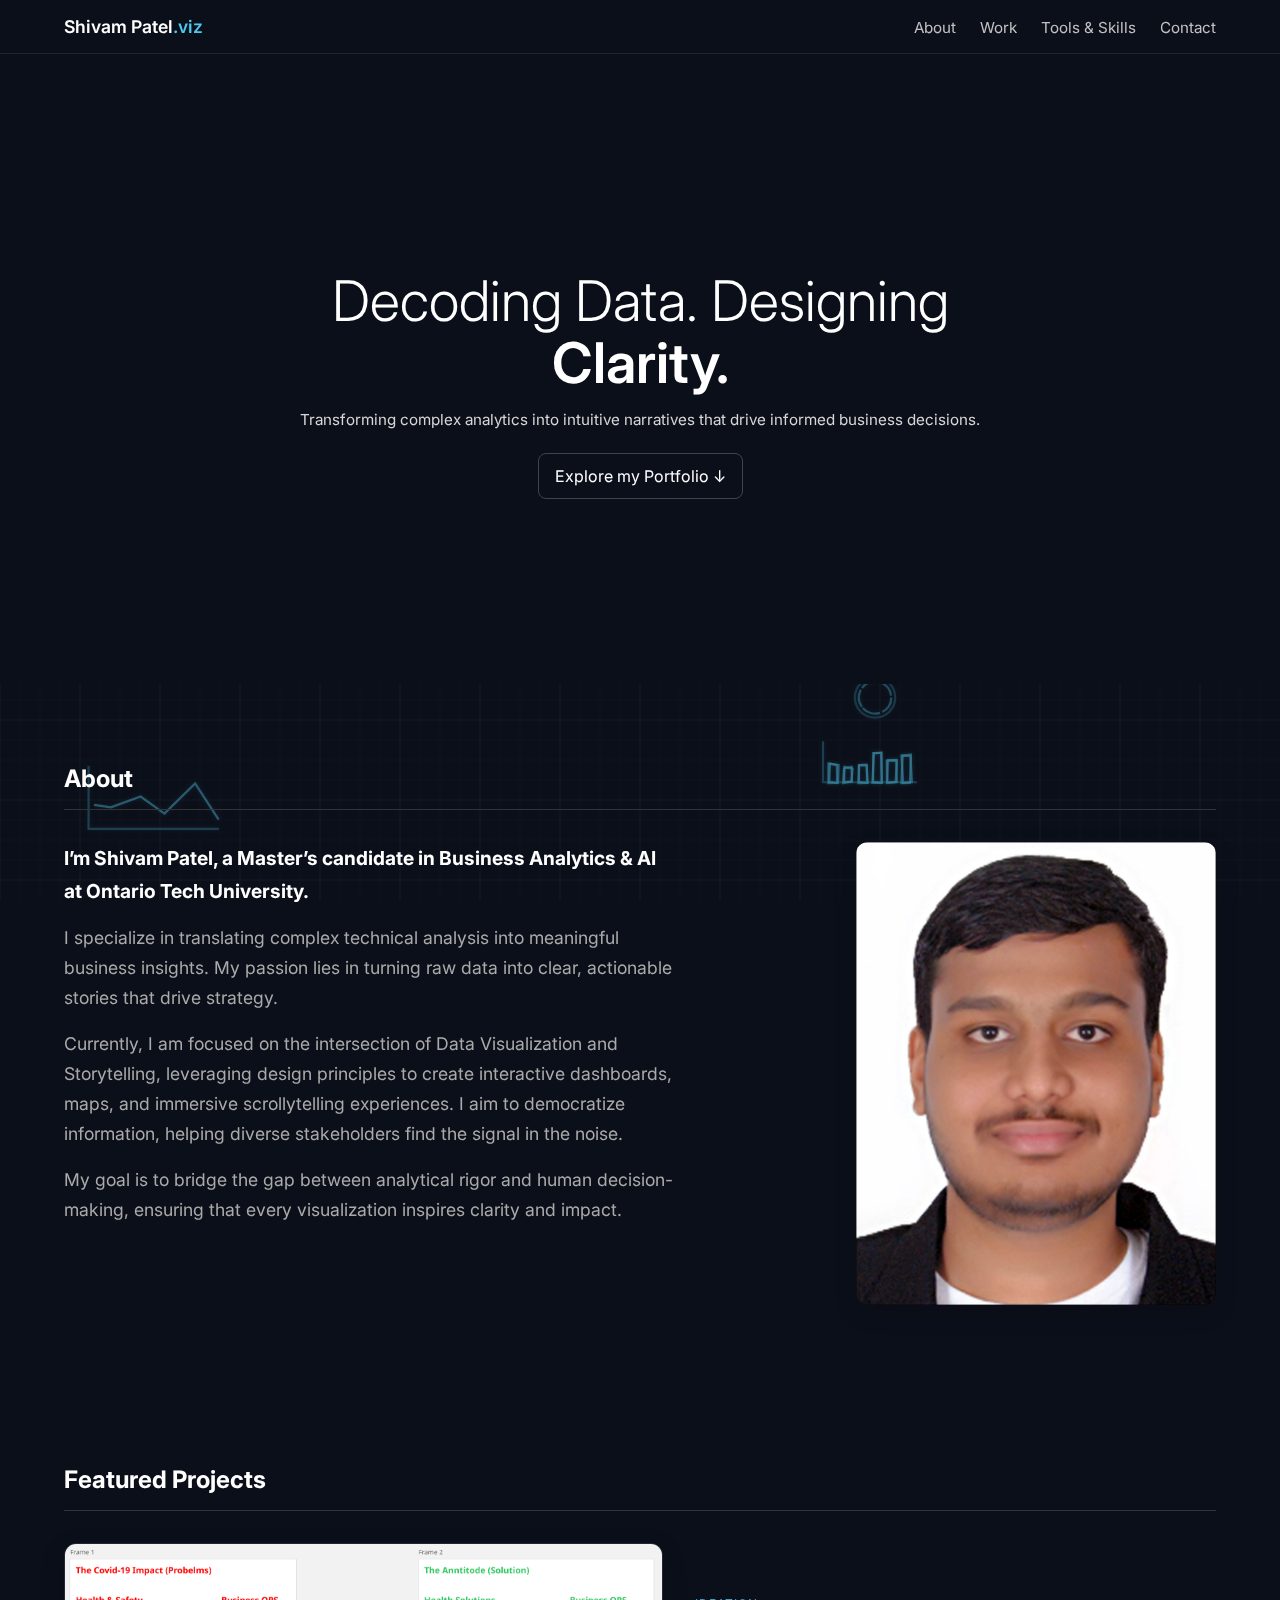
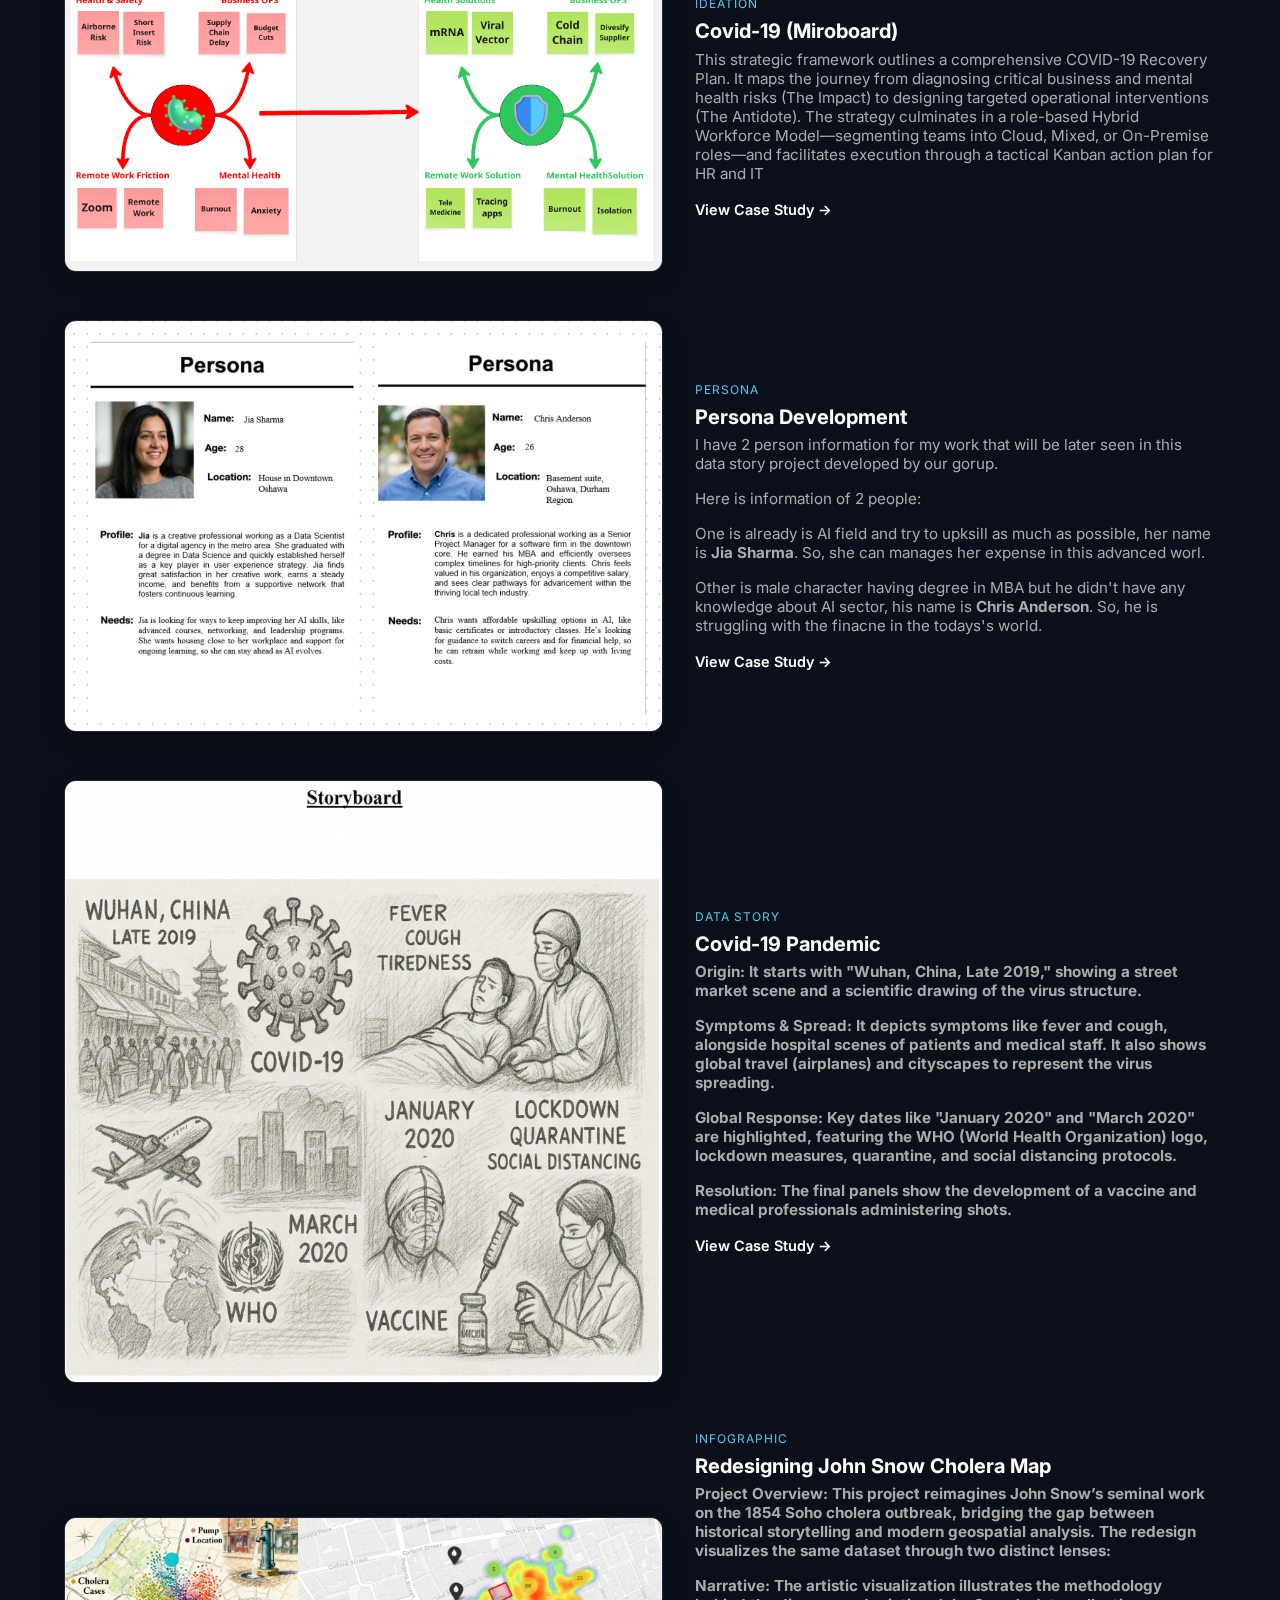
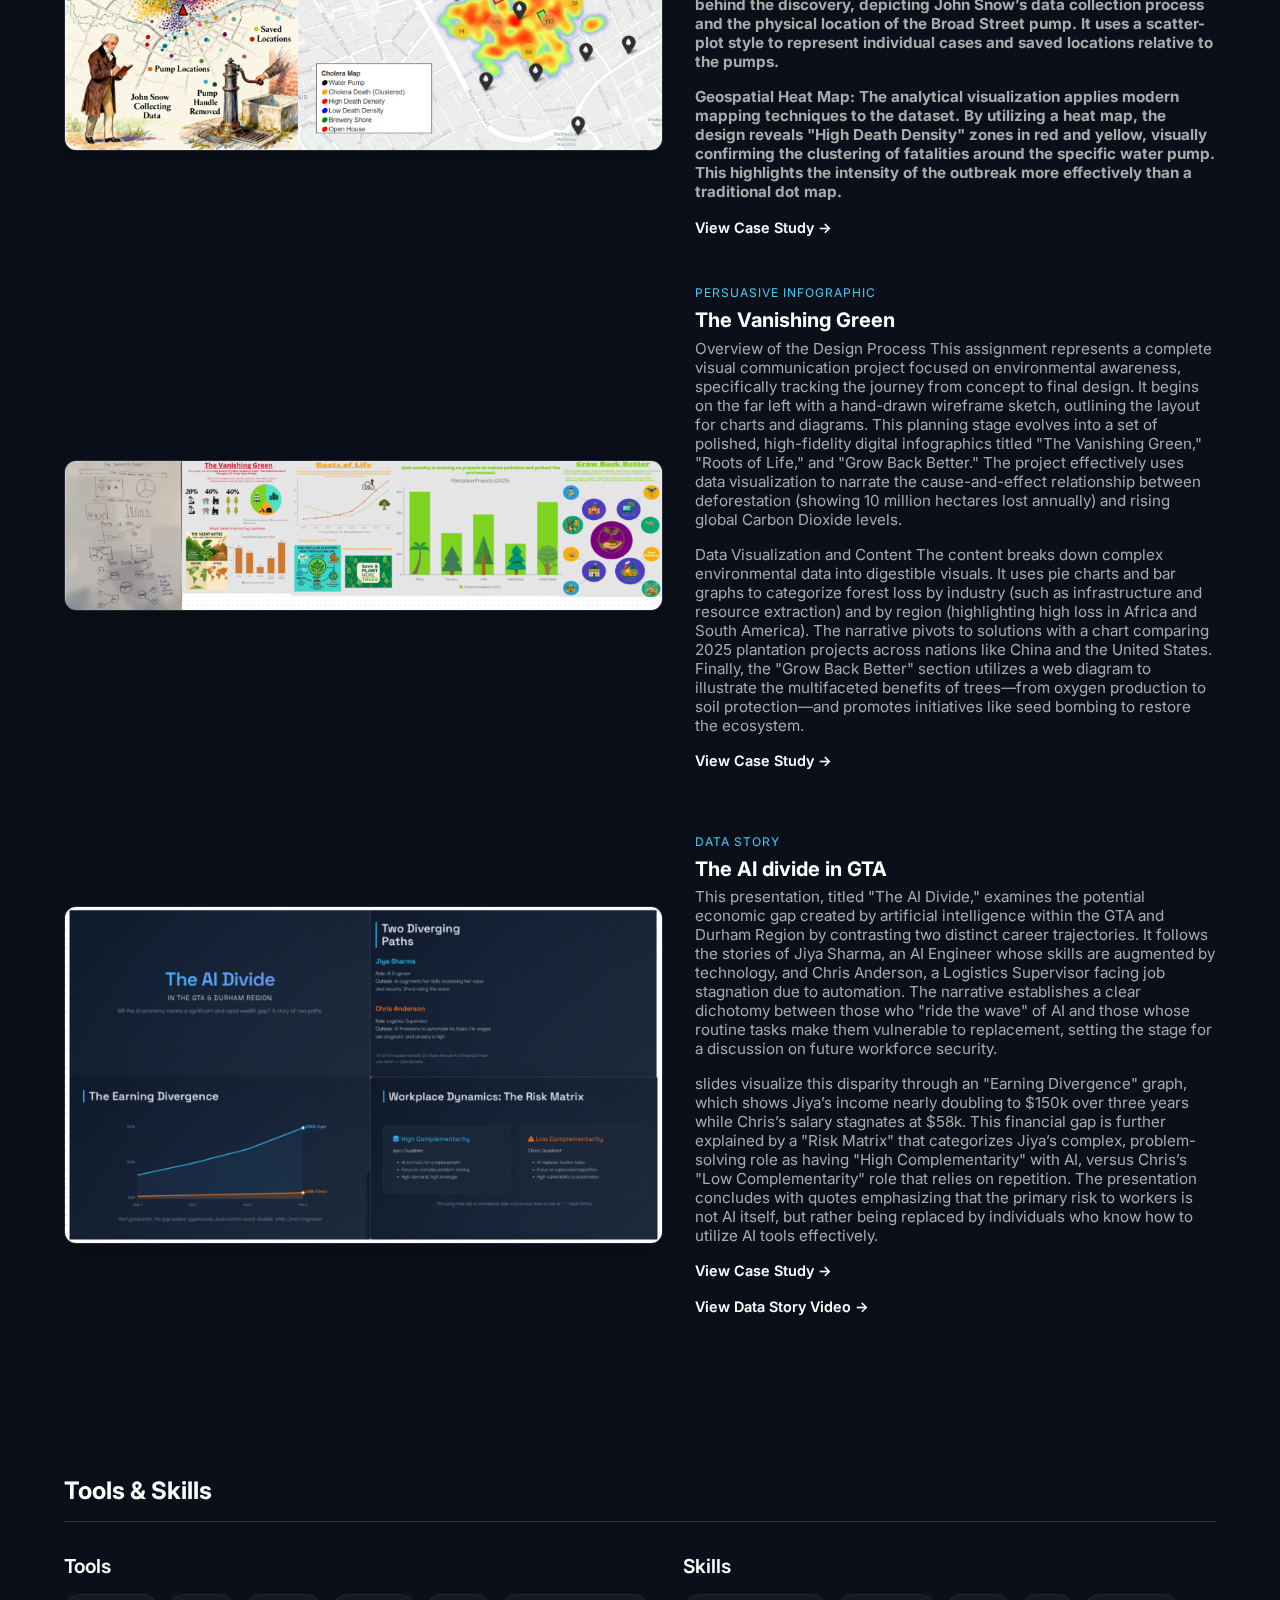
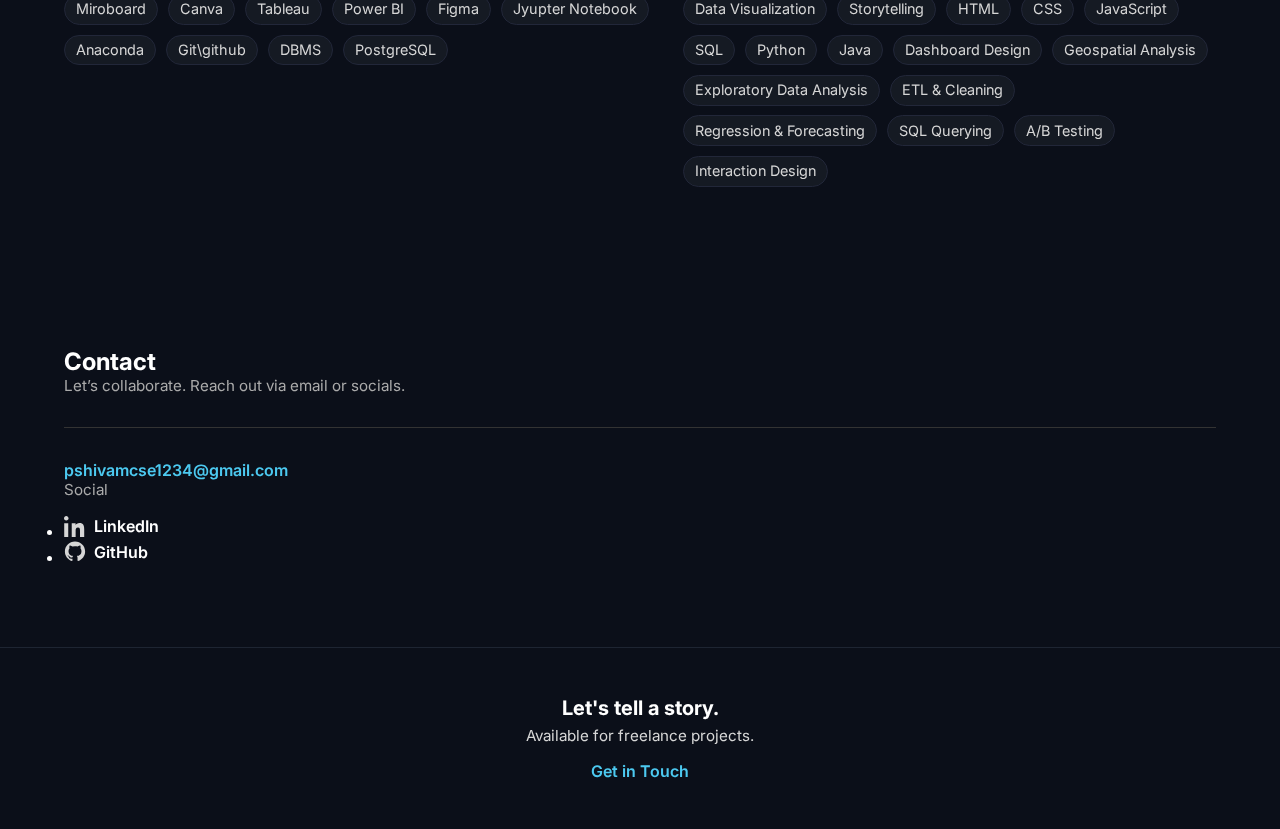
<file: index.html>
<!DOCTYPE html>
<html lang="en">
<head>
  <meta charset="UTF-8" />
  <meta name="viewport" content="width=device-width, initial-scale=1.0"/>
  <title>Shivam Patel | Data Visualization</title>
  <link rel="stylesheet" href="style.css" />
  <link rel="preconnect" href="https://fonts.googleapis.com">
  <link href="https://fonts.googleapis.com/css2?family=Inter:wght@300;400;600&display=swap" rel="stylesheet">
</head>
<body>
  <canvas id="bg-canvas" aria-hidden="true"></canvas>

  <nav class="top-nav">
    <div class="logo">Shivam Patel<span class="accent">.viz</span></div>
    <ul class="nav-links">
      <li><a href="#about">About</a></li>
      <li><a href="#work">Work</a></li>
      <li><a href="#skills">Tools & Skills</a></li>
      <li><a href="#contact">Contact</a></li>
    </ul>
  </nav>

  <header id="hero">
    <canvas id="hero-canvas"></canvas>
    <div class="hero-content">
      <h1>Decoding Data. Designing <br><span class="highlight">Clarity.</span></h1>
      <p>Transforming complex analytics into intuitive narratives that drive informed business decisions.</p>
      <a href="#about" class="btn">Explore my Portfolio ↓</a>
    </div>
  </header>

  

  <section id="about" class="about">
    <div class="section-header">
      <h2>About</h2>
    </div>
    <div class="about-grid">
      <div class="about-text">
        <p class="lead">I’m Shivam Patel, a Master’s candidate in Business Analytics & AI at Ontario Tech University.</p>
        <p>I specialize in translating complex technical analysis into meaningful business insights. My passion lies in turning raw data into clear, actionable stories that drive strategy.</p>
        <p>Currently, I am focused on the intersection of Data Visualization and Storytelling, leveraging design principles to create interactive dashboards, maps, and immersive scrollytelling experiences. I aim to democratize information, helping diverse stakeholders find the signal in the noise.</p>
        <p>My goal is to bridge the gap between analytical rigor and human decision-making, ensuring that every visualization inspires clarity and impact.</p>
      </div>
      <div class="about-photo">
        <img src="images\shivam.jpg" alt="Shivam Patel portrait">
      </div>
    </div>
  </section>

  <section id="work">
    <div class="section-header">
      <h2>Featured Projects</h2>
    </div>

    <div class="projects">
      <!-- Slide 1: image left, text right -->
      <article class="project-slide">
        <div class="slide-media">
          <img src="images/Miroboard.png" alt="Project 1 screenshot">
        </div>
        <div class="slide-content">
          <span class="tag">Ideation</span>
          <h3>Covid-19 (Miroboard)</h3>
          <p>This strategic framework outlines a comprehensive COVID-19 Recovery Plan. It maps the journey from diagnosing critical business and mental health risks (The Impact) to designing targeted operational interventions (The Antidote). The strategy culminates in a role-based Hybrid Workforce Model—segmenting teams into Cloud, Mixed, or On-Premise roles—and facilitates execution through a tactical Kanban action plan for HR and IT</p>
          <a href="https://miro.com/app/board/uXjVJgdJY7o=/" class="link-arrow">View Case Study →</a>
        </div>
      </article>

      <!-- Slide 2: image right, text left -->
      <article class="project-slide">
        <div class="slide-media">
          <img src="images/Persona.png" alt="Project 2">
        </div>
        <div class="slide-content">
          <span class="tag">Persona</span>
          <h3>Persona Development</h3>
          <p>I have 2 person information for my work that will be later seen in this data story project developed by our gorup.</p>
          <p>Here is information of 2 people:</p>
          <p>One is already is AI field and try to upksill as much as possible, her name is <b>Jia Sharma</b>. So, she can manages her expense in this advanced worl.</p>
          <p>Other is male character having degree in MBA but he didn't have any knowledge about AI sector, his name is <b> Chris Anderson</b>. So, he is struggling with the finacne in the todays's world.</p>
          <a href="documents/Persona.pptx" class="link-arrow">View Case Study →</a>
        </div>
      </article>

      <!-- Slide 3 -->
      <article class="project-slide">
        <div class="slide-media">
          <img src="images/Assignment-1.png" alt="Assignment-1 screenshot">
        </div>
        <div class="slide-content">
          <span class="tag">Data Story</span>
          <h3>Covid-19 Pandemic</h3>
          <b>
          <p>Origin: It starts with "Wuhan, China, Late 2019," showing a street market scene and a scientific drawing of the virus structure.</p>

          <p>Symptoms & Spread: It depicts symptoms like fever and cough, alongside hospital scenes of patients and medical staff. It also shows global travel (airplanes) and cityscapes to represent the virus spreading.</p>

          <p>Global Response: Key dates like "January 2020" and "March 2020" are highlighted, featuring the WHO (World Health Organization) logo, lockdown measures, quarantine, and social distancing protocols.</p>

          <p>Resolution: The final panels show the development of a vaccine and medical professionals administering shots.</p>
          <a href="documents/Assignment-1.pdf" class="link-arrow">View Case Study →</a>
          </b>
        </div>
      </article>

      <!-- Slide 4 -->
      <article class="project-slide">
        <div class="slide-media">
          <img src="images/Assignment-2.png" alt="Assignment-2 screenshot">
        </div>
        <div class="slide-content">
          <span class="tag">Infographic</span>
          <h3>Redesigning John Snow Cholera Map</h3>
          <b>
          <p>Project Overview: This project reimagines John Snow’s seminal work on the 1854 Soho cholera outbreak, bridging the gap between historical storytelling and modern geospatial analysis. The redesign visualizes the same dataset through two distinct lenses:</p>

          <p>Narrative: The artistic visualization illustrates the methodology behind the discovery, depicting John Snow’s data collection process and the physical location of the Broad Street pump. It uses a scatter-plot style to represent individual cases and saved locations relative to the pumps.</p>

          <p>Geospatial Heat Map: The analytical visualization applies modern mapping techniques to the dataset. By utilizing a heat map, the design reveals "High Death Density" zones in red and yellow, visually confirming the clustering of fatalities around the specific water pump. This highlights the intensity of the outbreak more effectively than a traditional dot map.</p>
          <a href="documents/Assignmnet-2/Assignmnet-2.html" class="link-arrow">View Case Study →</a>
          </b>
        </div>
      </article>

      <!-- Slide 5 -->
      <article class="project-slide">
        <div class="slide-media">
          <img src="images/Assignment-3.png" alt="Assignmnet-3 screenshot">
        </div>
        <div class="slide-content">
          <span class="tag">Persuasive Infographic</span>
          <h3>The Vanishing Green</h3>
          <p>Overview of the Design Process This assignment represents a complete visual communication project focused on environmental awareness, specifically tracking the journey from concept to final design. It begins on the far left with a hand-drawn wireframe sketch, outlining the layout for charts and diagrams. This planning stage evolves into a set of polished, high-fidelity digital infographics titled "The Vanishing Green," "Roots of Life," and "Grow Back Better." The project effectively uses data visualization to narrate the cause-and-effect relationship between deforestation (showing 10 million hectares lost annually) and rising global Carbon Dioxide levels.</p>

          <p>Data Visualization and Content The content breaks down complex environmental data into digestible visuals. It uses pie charts and bar graphs to categorize forest loss by industry (such as infrastructure and resource extraction) and by region (highlighting high loss in Africa and South America). The narrative pivots to solutions with a chart comparing 2025 plantation projects across nations like China and the United States. Finally, the "Grow Back Better" section utilizes a web diagram to illustrate the multifaceted benefits of trees—from oxygen production to soil protection—and promotes initiatives like seed bombing to restore the ecosystem.</p>
          <p><a href="documents/Assignment-3.pdf" class="link-arrow">View Case Study →</a></p>
        </div>
      </article>

      <!-- Slide 6 -->
      <article class="project-slide">
        <div class="slide-media">
          <img src="images/Assignment-4.png" alt="Assignmnet-4 screenshot">
        </div>
        <div class="slide-content">
          <span class="tag">Data Story</span>
          <h3>The AI divide in GTA</h3>
          <p>This presentation, titled "The AI Divide," examines the potential economic gap created by artificial intelligence within the GTA and Durham Region by contrasting two distinct career trajectories. It follows the stories of Jiya Sharma, an AI Engineer whose skills are augmented by technology, and Chris Anderson, a Logistics Supervisor facing job stagnation due to automation. The narrative establishes a clear dichotomy between those who "ride the wave" of AI and those whose routine tasks make them vulnerable to replacement, setting the stage for a discussion on future workforce security.</p>

          <p>slides visualize this disparity through an "Earning Divergence" graph, which shows Jiya’s income nearly doubling to $150k over three years while Chris’s salary stagnates at $58k. This financial gap is further explained by a "Risk Matrix" that categorizes Jiya’s complex, problem-solving role as having "High Complementarity" with AI, versus Chris’s "Low Complementarity" role that relies on repetition. The presentation concludes with quotes emphasizing that the primary risk to workers is not AI itself, but rather being replaced by individuals who know how to utilize AI tools effectively.</p>
          <p><a href="https://drive.google.com/drive/u/3/folders/1yAIUweAMzKs-yL6Jq5dG4_k5thdEKUpn" class="link-arrow">View Case Study →</a></p>
          <a href = "https://drive.google.com/file/d/1jja9T0N0NjJeUEXFGhw1_yM6s3f8RzDW/view?usp=sharing" class="link-arrow">View Data Story Video →</a>
        </div>
      </article>
    </div>
  </section>

  </section> <!-- end of #work -->

  <!-- Tools & Skills -->
  <section id="skills" class="skills">
    <div class="section-header">
      <h2>Tools & Skills</h2>
    </div>

    <div class="skills-grid">
      <!-- Tools -->
      <div class="skills-group">
        <h3 class="skills-title">Tools</h3>
        <ul class="badge-list">
          <li class="badge">Miroboard</li>
          <li class="badge">Canva</li>
          <li class="badge">Tableau</li>
          <li class="badge">Power BI</li>
          <li class="badge">Figma</li>
          <li class="badge">Jyupter Notebook</li>
          <li class="badge">Anaconda</li>
          <li class="badge">Git\github</li>
          <li class="badge">DBMS</li>
          <li class="badge">PostgreSQL</li>
        </ul>
      </div>

      <!-- Skills -->
      <div class="skills-group">
        <h3 class="skills-title">Skills</h3>
        <ul class="badge-list">
          <li class="badge">Data Visualization</li>
          <li class="badge">Storytelling</li>
          <li class="badge">HTML</li>
          <li class="badge">CSS</li>
          <li class="badge">JavaScript</li>
          <li class="badge">SQL</li>
          <li class="badge">Python</li>
          <li class="badge">Java</li>
          <li class="badge">Dashboard Design</li>
          <li class="badge">Geospatial Analysis</li>
          <li class="badge">Exploratory Data Analysis</li>
          <li class="badge">ETL & Cleaning</li>
          <li class="badge">Regression & Forecasting</li>
          <li class="badge">SQL Querying</li>
          <li class="badge">A/B Testing</li>
          <li class="badge">Interaction Design</li>
        </ul>
      </div>
    </div>
  </section>

  <section id="contact" class="contact">
    <div class="section-header">
      <h2>Contact</h2>
      <p>Let’s collaborate. Reach out via email or socials.</p>
    </div>
    <div class="contact-grid">
      <div class="contact-info">
        <a href="mailto:pshivamcse1234@gmail.com" class="email-link">pshivamcse1234@gmail.com</a>
        <p>Social</p>
        <ul class="social-list">
          <li>
            <a href="https://www.linkedin.com/in/shivam-patel-b993311b3" class="social-link" aria-label="LinkedIn">
              <svg class="icon" viewBox="0 0 24 24" fill="currentColor" aria-hidden="true">
                <path d="M4.98 3.5c0 1.38-1.14 2.5-2.55 2.5S0 4.88 0 3.5C0 2.12 1.14 1 2.43 1s2.55 1.12 2.55 2.5zM.24 8.98h4.38V24H.24V8.98zM8.44 8.98h4.2v2.05h.06c.58-1.1 2-2.25 4.12-2.25 4.41 0 5.22 2.9 5.22 6.67V24h-4.58v-6.65c0-1.58-.03-3.62-2.21-3.62-2.22 0-2.56 1.73-2.56 3.52V24H8.44V8.98z"/>
              </svg>
              <span>LinkedIn</span>
            </a>
          </li>
          <li>
            <a href="https://github.com/saver-code?tab=repositories" class="social-link" aria-label="GitHub">
              <svg class="icon" viewBox="0 0 24 24" fill="currentColor" aria-hidden="true">
                <path d="M12 .5C5.73.5.98 5.25.98 11.52c0 4.85 3.15 8.96 7.52 10.41.55.1.75-.24.75-.53 0-.26-.01-1.13-.02-2.06-3.06.67-3.71-1.31-3.71-1.31-.5-1.27-1.21-1.61-1.21-1.61-.99-.68.08-.67.08-.67 1.1.08 1.68 1.13 1.68 1.13.97 1.66 2.55 1.18 3.17.9.1-.7.38-1.18.69-1.45-2.44-.28-5-1.22-5-5.43 0-1.2.43-2.18 1.13-2.95-.11-.28-.49-1.43.11-2.98 0 0 .93-.3 3.05 1.13a10.6 10.6 0 0 1 2.78-.37c.94 0 1.89.13 2.78.37 2.12-1.43 3.04-1.13 3.04-1.13.6 1.55.22 2.7.11 2.98.7.77 1.13 1.75 1.13 2.95 0 4.22-2.57 5.15-5.02 5.43.39.33.74.99.74 2 0 1.44-.01 2.6-.01 2.95 0 .29.2.64.76.53 4.36-1.45 7.51-5.56 7.51-10.41C23.02 5.25 18.27.5 12 .5Z"/>
              </svg>
              <span>GitHub</span>
            </a>
          </li>
        </ul>
      </div>
    </div>
  </section>

  <footer>
    <div class="footer-content">
      <h3>Let's tell a story.</h3>
      <p>Available for freelance projects.</p>
      <a href="mailto:pshivamcse1234@gmail.com" class="email-link">Get in Touch</a>
    </div>
  </footer>

  <script src="script.js"></script>
</body>
</html>
</file>
<file: style.css>
:root {
  --bg-color: #0b0f19;
  --text-color: #d6d6d6;
  --accent-color: #4cc9f0;
}

* { margin: 0; padding: 0; box-sizing: border-box; }
body {
  font-family: "Inter", system-ui, -apple-system, Segoe UI, Roboto, "Helvetica Neue", Arial, "Noto Sans", "Apple Color Emoji", "Segoe UI Emoji";
  background: var(--bg-color);
  color: #fff;
}

/* NAV */
.top-nav { display:flex; justify-content:space-between; align-items:center; padding: 1rem 5%; border-bottom: 1px solid #1f2530; position: sticky; top:0; backdrop-filter: blur(8px); background: rgba(11,15,25,0.6); z-index: 10; }
.logo { font-weight: 600; font-size: 1.1rem; }
.logo .accent { color: var(--accent-color); }
.nav-links { list-style: none; display: flex; gap: 1.5rem; }
.nav-links a { color: var(--text-color); text-decoration: none; font-size: 0.95rem; opacity: 0.9; }
.nav-links a:hover { color: var(--accent-color); }

/* HERO */
#hero { position: relative; min-height: 70vh; display: grid; place-items: center; padding: 6rem 5% 4rem; overflow: hidden; background: var(--bg-color); }
#hero-canvas { position: absolute; inset: 0; width: 100%; height: 100%; pointer-events: none; opacity: 0.5;mix-blend-mode: screen;}
.hero-content { position: relative; z-index: 2; text-align: center; max-width: 900px; }
h1 { font-size: 3.5rem; line-height: 1.1; margin-bottom: 1rem; font-weight: 300; }
.highlight { font-weight: 600; color: #fff; }
.hero-content p { color: var(--text-color); margin-bottom: 1.5rem; }
.btn { display:inline-block; border:1px solid #3b4455; color:#fff; padding:.75rem 1rem; border-radius:8px; text-decoration:none; }
.btn:hover { background: var(--accent-color); border-color: var(--accent-color); color: var(--bg-color); }

/* SECTIONS */
#about, #work, #contact { padding: 5rem 5%; }
.section-header { margin-bottom: 2rem; border-bottom: 1px solid #333; padding-bottom: 1rem; }

/* ABOUT two-column */
.about-grid { display: grid; grid-template-columns: 1.2fr 1fr; gap: 2rem; align-items: start; }
.about-text p { margin: 0 0 1rem 0; line-height: 1.7; font-size: 1.1rem; }
.about-text .lead { font-size: 1.2rem; font-weight: 700; color: #fff; }
.about-photo { justify-self: end; }
.about-photo img { width: 100%; max-width: 360px; border-radius: 12px; object-fit: cover; display: block; box-shadow: 0 8px 24px rgba(0,0,0,0.12); }

/* WORK gallery */
.gallery-grid { display:grid; grid-template-columns: repeat(3, 1fr); gap: 1.5rem; }
.project-card { border-radius: 8px; overflow: hidden; transition: transform .3s ease; background: #151a23; border: 1px solid #222739; }
.project-card:hover { transform: translateY(-5px); }
.card-image { height: 220px; background-color: #2c303a; width: 100%; }
.placeholder-1 { background: linear-gradient(45deg, #2c3e50, #4ca1af); }
.placeholder-2 { background: linear-gradient(45deg, #1f4037, #99f2c8); }
.placeholder-3 { background: linear-gradient(45deg, #4568dc, #b06ab3); }
.card-info { padding: 1.25rem; }
.tag { font-size: .75rem; text-transform: uppercase; letter-spacing: 1px; color: var(--accent-color); display: block; margin-bottom: .5rem; }
h3 { margin-bottom: .4rem; font-size: 1.25rem; }
p { font-size: .95rem; color: #aaa; margin-bottom: 1rem; }
.link-arrow { color: #fff; text-decoration: none; font-weight: 600; font-size: 0.9rem; }
.link-arrow:hover { color: var(--accent-color); }

/* CONTACT */
.contact-grid { display: grid; grid-template-columns: 1fr; }
.email-link { color: var(--accent-color); text-decoration: none; font-weight: 600; }

/* FOOTER */
footer { padding: 3rem 5%; border-top: 1px solid #1e2532; text-align: center; }
.footer-content p { color: var(--text-color); }

/* Responsive */
@media (max-width: 1024px) {
  .gallery-grid { grid-template-columns: repeat(2, 1fr); }
}
@media (max-width: 768px) {
  h1 { font-size: 2.4rem; }
  .about-grid { grid-template-columns: 1fr; gap: 1.25rem; }
  .about-photo { justify-self: start; }
  .gallery-grid { grid-template-columns: 1fr; }
}


/* --- PROJECT SLIDES (alternating image/text) --- */
/* --- PROJECT SLIDES: consistent image left, text right --- */
.projects {
  display: grid;
  gap: 3rem;
}

.project-slide {
  display: grid;
  grid-template-columns: 1.15fr 1fr; /* image left, text right */
  gap: 2rem;
  align-items: center;
}

/* Remove reverse behavior */
.project-slide.reverse { grid-template-columns: 1.15fr 1fr; }
.project-slide.reverse .slide-media { order: initial; }
.project-slide.reverse .slide-content { order: initial; }

// ...existing code...
/* Option A: fill and crop (uniform thumbnails) */
.slide-media {
  height: 320px;              /* fixed display height */
}
.slide-media img {
  width: 100%;
  height: 100%;
  object-fit: cover;          /* fills, may crop */
  border-radius: 12px;
  display: block;
  box-shadow: 0 8px 24px rgba(0,0,0,0.18);
  border: 1px solid #222739;
  background: #151a23;
}

/* Option B: show full image (may letterbox) */
/*
.slide-media {
  height: 360px;              // adjust as needed
  display: grid;
  place-items: center;
  background: #151a23;
  border: 1px solid #222739;
  border-radius: 12px;
}
.slide-media img {
  max-width: 100%;
  max-height: 100%;
  width: auto;
  height: auto;
  object-fit: contain;        // no crop
  border-radius: 10px;
  box-shadow: 0 8px 24px rgba(0,0,0,0.18);
}
*/

/* Mobile: auto height */
@media (max-width: 900px) {
  .project-slide { grid-template-columns: 1fr; }
  .slide-media { height: auto; }
  .slide-media img { width: 100%; height: auto; object-fit: cover; }
}
// ...existing code...
.social-list {
  list-style: none;
  padding: 0;
  margin: 0;
  display: grid;
  gap: .75rem;
}
.social-link {
  display: inline-flex;
  align-items: center;
  gap: .5rem;
  color: #fff;
  text-decoration: none;
  font-weight: 600;
}
.social-link:hover { color: var(--accent-color); }
.icon {
  width: 22px;
  height: 22px;
  color: var(--text-color);     /* icon color */
}
.social-link:hover .icon { color: var(--accent-color); }

/* --- TOOLS & SKILLS --- */
#skills { padding: 5rem 5%; }
.skills-grid {
  display: grid;
  grid-template-columns: 1.1fr 1fr; /* tools left, skills right */
  gap: 2rem;
  align-items: start;
}
.skills-title {
  font-size: 1.2rem;
  margin-bottom: 1rem;
  color: #fff;
  font-weight: 600;
}
.badge-list {
  list-style: none;
  padding: 0;
  margin: 0;
  display: flex;
  flex-wrap: wrap;
  gap: .6rem .6rem;
}
.badge {
  display: inline-flex;
  align-items: center;
  padding: .45rem .7rem;
  border: 1px solid #222739;
  border-radius: 999px;
  background: #151a23;
  color: var(--text-color);
  font-size: .9rem;
  line-height: 1;
}
.badge:hover {
  border-color: var(--accent-color);
  color: #fff;
}

/* Responsive */
@media (max-width: 900px) {
  .skills-grid { grid-template-columns: 1fr; }
}
/* Global floating graphs background */
#bg-canvas {
  position: fixed;           /* stays put while you scroll */
  inset: 0;                  /* full viewport */
  width: 100%;
  height: 100%;
  z-index: 0;                /* behind content */
  pointer-events: none;
  opacity: 0.6;
  mix-blend-mode: screen;    /* brighten lines on dark bg */
}

/* Ensure your content is above the canvas */
body { position: relative; }
.top-nav, header, section, footer { position: relative; z-index: 1; }
</file>
